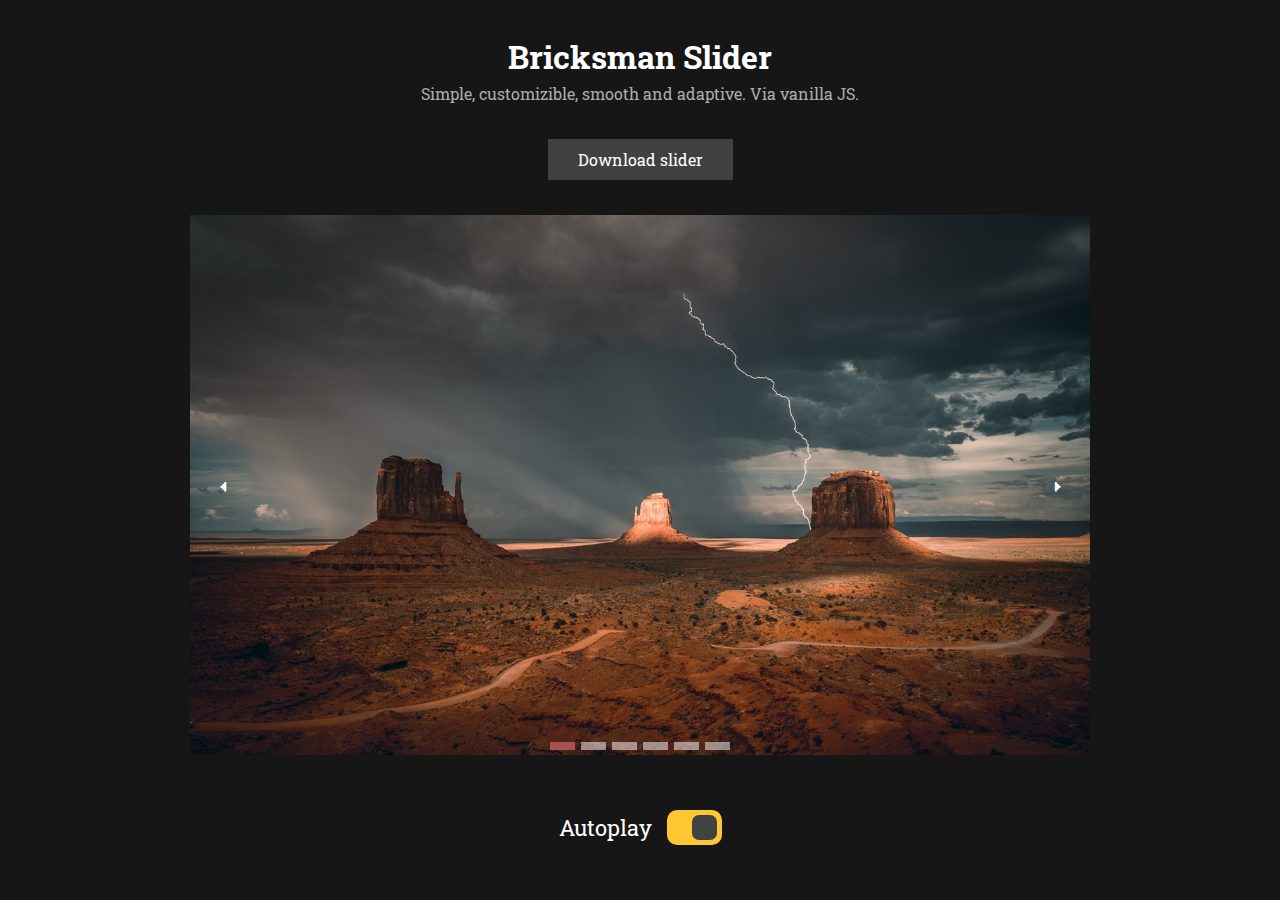
<file: index.html>
<!DOCTYPE html>
<html>
<head>
	<meta charset='utf-8'>
	<meta http-equiv='X-UA-Compatible' content='IE=edge'>
	<title>Bricksman Slider</title>
	<meta name='viewport' content='width=device-width, initial-scale=1'>
	<link rel='stylesheet' type='text/css' media='screen' href='css/main.css'>
	<link rel='stylesheet' type='text/css' media='screen' href='css/slider.css'>
	<link rel='stylesheet' type='text/css' media='screen' href='css/settings.css'>
	<link rel="preconnect" href="https://fonts.googleapis.com">
	<link rel="preconnect" href="https://fonts.gstatic.com" crossorigin>
	<link href="https://fonts.googleapis.com/css2?family=Roboto+Slab:wght@200;400;600;800&display=swap" rel="stylesheet">
</head>
<body>
	<main>
		<div class="header">
			<h1>Bricksman Slider</h1>
			<p>Simple, customizible, smooth and adaptive. Via vanilla JS.</p>
		</div>
		<a href="slider.rar" class="download-btn" download>Download slider</a>
		<div class="slider" id="sliderBody">
			<button id="btnPrev">&#129168;</button>
			<button id="btnNext">&#129170;</button>
			<div class="slide">
				<img src="img/1.jpg" alt="">
			</div>
			<div class="slide">
				<img src="img/2.jpg" alt="">
			</div>
			<div class="slide">
				<img src="img/3.jpg" alt="">
			</div>
			<div class="slide">
				<img src="img/4.jpg" alt="">
			</div>
			<div class="slide">
				<img src="img/5.jpg" alt="">
			</div>
			<div class="slide">
				<img src="img/6.jpg" alt="">
			</div>
			<div class="slider-navbar" id="sliderNavbar"></div>
		</div>
		<div id="settingsBoard">
			<label for="switchTimer">Autoplay</label>
			<button state="on" id="switchTimer">
				<span id="switchTimerBuble"></span>
			</button>
		</div>
	</main>
	<script src='js/slider_main.js'></script>
	<script src='js/slider_bar.js'></script>
	<script src='js/slider_swipe.js'></script>
	<script src="js/slider_settings.js"></script>
</body>
</html>
</file>
<file: css/main.css>
* {
	box-sizing: border-box;
	font-family: 'Roboto Slab', serif;
}

h1, h2, h3, h4, h5, h6, p {
	margin: 0;
}

body {
	width: 100vw;
	height: 100vh;
	margin: 0;
	background-color: rgb(22, 22, 22);
	color: rgb(255, 255, 255);
}

main {
	width: 100vw;
	height: 100vh;
	max-height: 1000px;
	display: flex;
	flex-direction: column;
	justify-content: space-evenly;
	align-items: center;
	padding: 0 20px;
}

.header {
	text-align: center;
}

.header h1 {
	margin-bottom: 5px;
}

.header p {
	color: rgb(173, 173, 173)
}

.download-btn {
	display: block;
	margin: 0 10px;
	padding: 10px 30px;
	background-color: rgb(65, 65, 65);
	color:rgb(255, 255, 255);
	text-decoration: none;
	text-align: center;
	transition: ease-in-out .2s;
}

.download-btn:hover {
	background-color: rgb(255, 200, 50);
	color:rgb(0, 0, 0);
}

@media screen and (max-width: 500px) {
	.header p {
		font-size: 14px;)
	}

	.download-btn {
		margin: 0;
		padding: 10px;
	}

	.download-btn:hover {
		background-color: rgb(65, 65, 65);
	}
}
</file>
<file: css/slider.css>
.slider {
	width: 100%;
	max-width: 900px;
	height: 60%;
	max-height: 700px;
	position: relative;
	overflow: hidden;
}

.slide {
	width: 100%;
	height: 100%;
	position: absolute;
	color: white;
	font-size: 10em;
	display: flex;
	justify-content: center;
	align-items: center;
	user-select: none;
	pointer-events: none;
	overflow: hidden;
}

.slide img {
	width: 100%;
	height: 100%;
	object-fit: cover;
}

#btnPrev, #btnNext {
	width: 60px;
	height: 100%;
	border: none;
	background-color: rgba(66, 66, 66, 0);
	font-size: 30px;
	color: rgb(255, 255, 255);
	position: absolute;
	z-index: 10;
	cursor: pointer;
	transition: ease-in-out .1s;
}

#btnPrev {
	left: 0px;
}

#btnNext {
	right: 0px;
}

.slider-navbar {
	width: 100%;
	height: auto;
	position: absolute;
	bottom: 5px;
	display: flex;
	justify-content: center;
	align-items: center;
}

.slider-navbar button {
	width: 25px;
	height: 8px;
	background-color: rgba(255, 255, 255, 0.5);
	border: none;
	margin: 0 3px;
	cursor: pointer;
}

/* Animation of filling active navbar button to show time till autoslide */
@keyframes autoSlideFill {
	from {box-shadow: inset 0px 0 0 0 rgb(155, 33, 33);}
	to {box-shadow: inset 25px 0 0 0 rgb(155, 33, 33);}
}

.slider-navbar button.slider-navbar_cur-btn {
	background-color: rgb(167, 81, 81);
}

.slider-navbar_autoplay button.slider-navbar_cur-btn {
	animation: 3s linear autoSlideFill;
}

.slider-navbar button:not(.slider-navbar_cur-btn):hover {
	background-color: rgb(255, 255, 255);
}

#block {
	width: 100px;
	height: 100px;
	position: absolute;
	background-color: rgb(141, 99, 99);
	right: 50px;
	bottom: 50px;
}

#btn {
	width: 20px;
	height: 20px;
	position: absolute;
	right: 50px;
	bottom: 150px;
}

@media screen and (min-width: 500px) {
	#btnPrev:hover, #btnNext:hover {
		background-color: rgba(66, 66, 66, 0.4);
	}
}
</file>
<file: css/settings.css>
#settingsBoard {
	width: 100%;
	max-width: 800px;
	display: flex;
	justify-content: center;
	align-items: center;
	font-size: 22px;
	color: rgb(255, 255, 255);
	padding: 20px;
}

#switchTimer {
	width: 55px;
	height: 35px;
	position: relative;
	border: none;
	border-radius: 10px;
	margin-left: 15px;
	padding: 5px;
	background-color: rgb(201, 201, 201);;
	cursor: pointer;
	transition: ease-in-out .3s;
}

#switchTimer[state = "on"] {
	background-color: rgb(255, 200, 50);
}

#switchTimerBuble {
	width: 25px;
	height: 25px;
	display: block;
	border-radius: 7px;
	background-color: rgb(66, 66, 66);
	transition: ease-in-out .3s;
}

#switchTimer[state = "on"] #switchTimerBuble {
	transform: translateX(20px);
	background-color: rgb(66, 66, 66);
}
</file>
